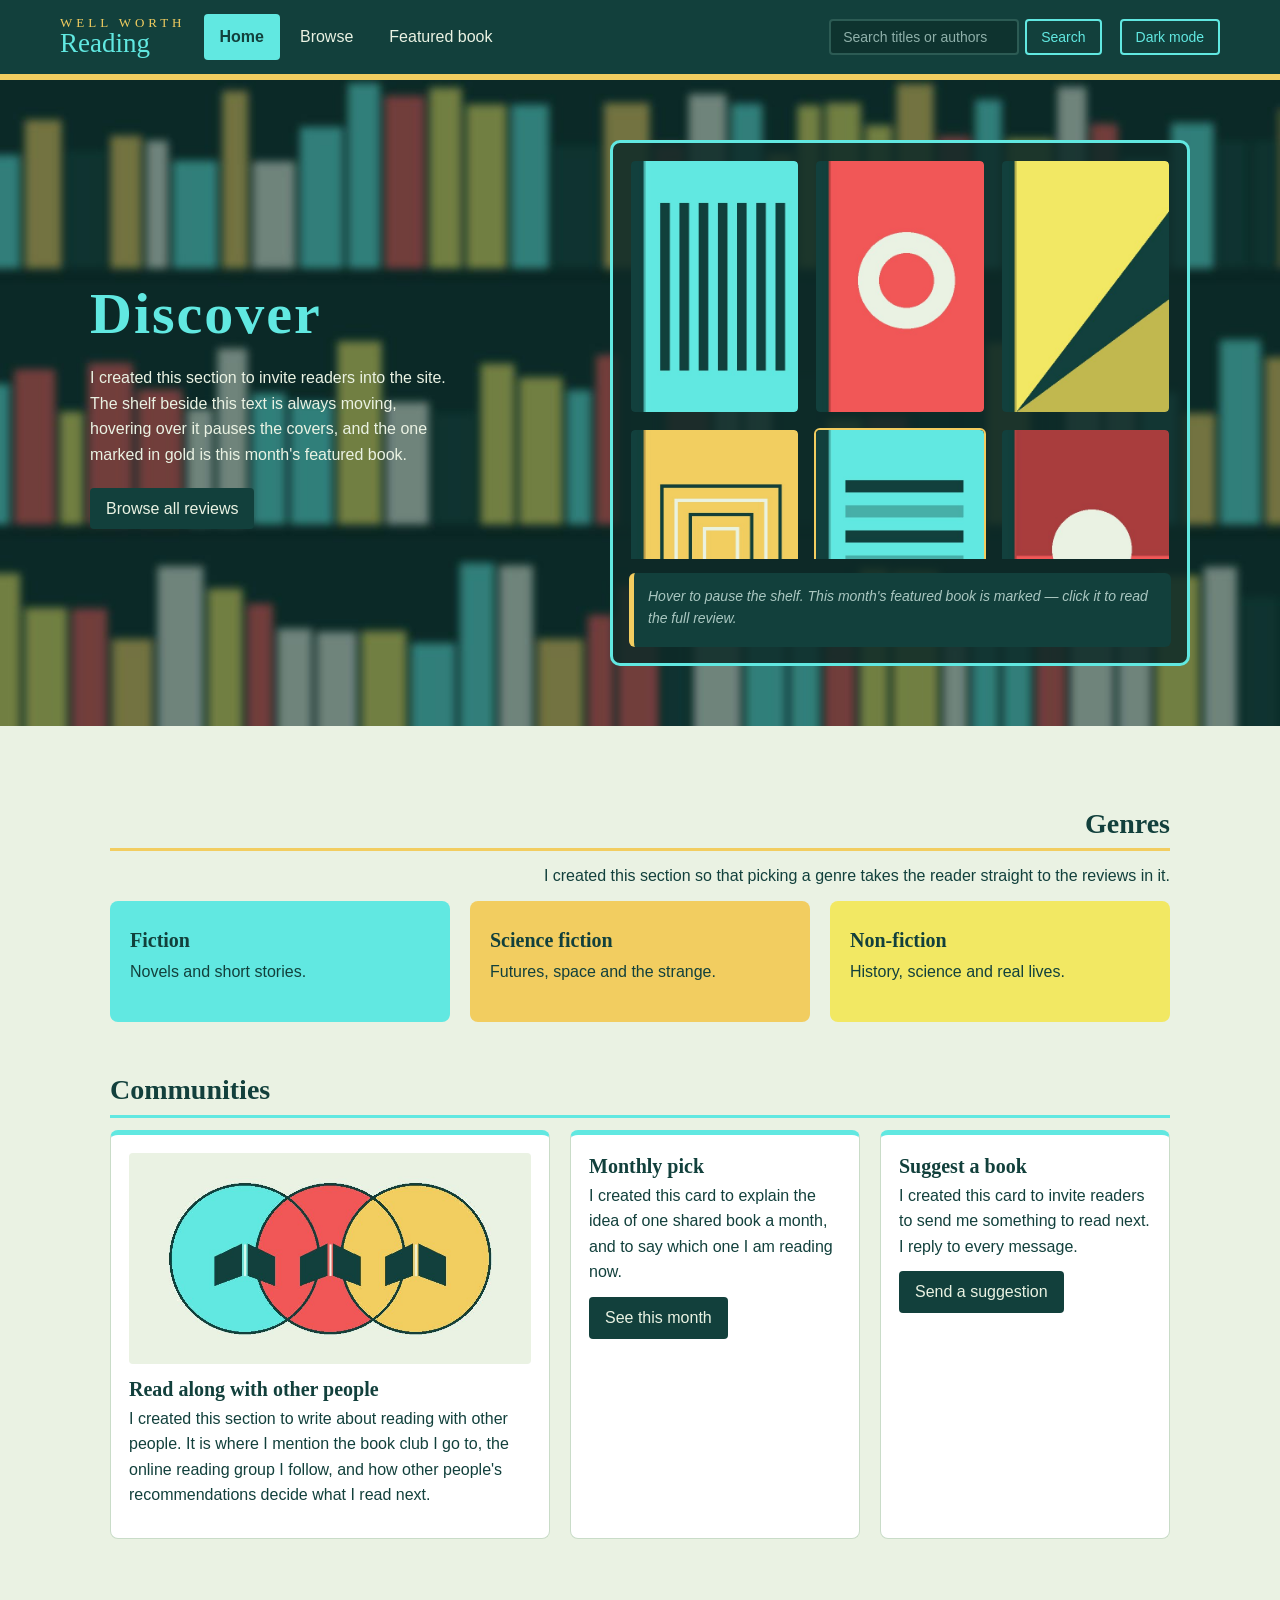
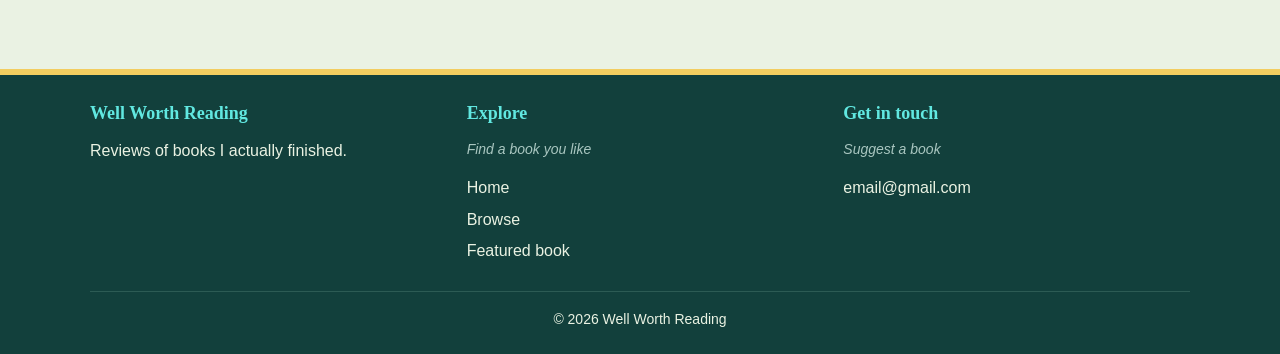
<file: index.html>
<!--  HOME PAGE FILE: index.html -->  


<!DOCTYPE html>
<html lang="en">
<head>
  <meta charset="UTF-8">
  <meta name="viewport" content="width=device-width, initial-scale=1.0">
  <title>Home | Well Worth Reading</title>
  <link rel="stylesheet" href="css/style.css">
</head>
<body>

  <!-- TOP BAR -->
  <header>
    <div class="heading-bar">

      <a class="brand" href="index.html">
        <span class="brand-top">Well Worth</span>
        <span class="brand-bottom">Reading</span>
      </a>

      <nav>
        <a class="active" href="index.html">Home</a>
        <a href="reviews.html">Browse</a>
        <a href="book.html">Featured book</a>
      </nav>

      <div class="search">
        <input type="search" placeholder="Search titles or authors" aria-label="Search books">
        <button type="button">Search</button>
      </div>
      <button type="button" id="darkmode" class="darkmode">Dark mode</button>

    </div>
  </header>

  <main>

    <!-- DISCOVER -->
    <section class="discover">
      <div class="discover-content">

        <div class="discover-heading">
          <h1>Discover</h1>
          <p>
            I created this section to invite readers into the site. The shelf
            beside this text is always moving, hovering over it pauses the
            covers, and the one marked in gold is this month's featured book.
          </p>
          <a class="button-link" href="reviews.html">Browse all reviews</a>
        </div>

        <div class="discover-box">
          <div class="discover-columns" id="discoverColumns">

            <div class="discover-column first-column">
              <div class="shelf-cover">
                <img src="images/book-5.jpg" alt="Cover of Book Title Five">
              </div>
              <div class="shelf-cover">
                <img src="images/book-4.jpg" alt="Cover of Book Title Four">
              </div>
              <div class="shelf-cover">
                <img src="images/book-7.jpg" alt="Cover of Book Title Seven">
              </div>
              <div class="shelf-cover">
                <img src="images/book-5.jpg" alt="">
              </div>
              <div class="shelf-cover">
                <img src="images/book-4.jpg" alt="">
              </div>
              <div class="shelf-cover">
                <img src="images/book-7.jpg" alt="">
              </div>
            </div>

            <div class="discover-column second-column">
              <div class="shelf-cover">
                <img src="images/book-2.jpg" alt="Cover of Book Title Two">
              </div>
              <a class="shelf-cover book-link" href="book.html">
                <img src="images/book-1.jpg" alt="Cover of Book Title One">
                <span class="book-label">Read review</span>
              </a>
              <div class="shelf-cover">
                <img src="images/book-8.jpg" alt="Cover of Book Title Eight">
              </div>
              <div class="shelf-cover">
                <img src="images/book-2.jpg" alt="">
              </div>
              <a class="shelf-cover book-link" href="book.html">
                <img src="images/book-1.jpg" alt="">
                <span class="book-label">Read review</span>
              </a>
              <div class="shelf-cover">
                <img src="images/book-8.jpg" alt="">
              </div>
            </div>

            <div class="discover-column third-column">
              <div class="shelf-cover">
                <img src="images/book-3.jpg" alt="Cover of Book Title Three">
              </div>
              <div class="shelf-cover">
                <img src="images/book-6.jpg" alt="Cover of Book Title Six">
              </div>
              <div class="shelf-cover">
                <img src="images/book-9.jpg" alt="Cover of Book Title Nine">
              </div>
              <div class="shelf-cover">
                <img src="images/book-3.jpg" alt="">
              </div>
              <div class="shelf-cover">
                <img src="images/book-6.jpg" alt="">
              </div>
              <div class="shelf-cover">
                <img src="images/book-9.jpg" alt="">
              </div>
            </div>

          </div>

          <div class="discover-detail">
            <p class="discover-hint">
              Hover to pause the shelf. This month's featured book is marked
              &mdash; click it to read the full review.
            </p>
          </div>
        </div>

      </div>
    </section>

    <div class="page">

      <!-- GENRES -->
      <section class="genres">
        <h2 class="genre-right">Genres</h2>
        <p class="genreintro-right">
          I created this section so that picking a genre takes the reader
          straight to the reviews in it.
        </p>

        <div class="boxcards">
          <a class="genre fiction" href="reviews.html">
            <h3>Fiction</h3>
            <p>Novels and short stories.</p>
          </a>
          <a class="genre scifi" href="reviews.html">
            <h3>Science fiction</h3>
            <p>Futures, space and the strange.</p>
          </a>
          <a class="genre nonfiction" href="reviews.html">
            <h3>Non-fiction</h3>
            <p>History, science and real lives.</p>
          </a>
        </div>
      </section>

      <!-- COMMUNITIES -->
      <section class="communities">
        <h2>Communities</h2>

        <div class="boxcards">
          <div class="communities-cards communities-widecard">
            <img src="images/communities.jpg" alt="Three reading groups meeting">
            <h3>Read along with other people</h3>
            <p>
              I created this section to write about reading with other people.
              It is where I mention the book club I go to, the online reading
              group I follow, and how other people's recommendations decide
              what I read next.
            </p>
          </div>

          <div class="communities-cards">
            <h3>Monthly pick</h3>
            <p>
              I created this card to explain the idea of one shared book a
              month, and to say which one I am reading now.
            </p>
            <a class="button-link" href="reviews.html">See this month</a>
          </div>

          <div class="communities-cards">
            <h3>Suggest a book</h3>
            <p>
              I created this card to invite readers to send me something to
              read next. I reply to every message.
            </p>
            <a class="button-link" href="mailto:email@gmail.com">Send a suggestion</a>
          </div>
        </div>
      </section>

    </div>
  </main>

  <!-- FOOTER -->
  <footer>
    <div class="footer-content">

      <div class="footer-column">
        <h4>Well Worth Reading</h4>
        <p>Reviews of books I actually finished.</p>
      </div>

      <div class="footer-column">
        <h4>Explore</h4>
        <p class="footer-subheadings">Find a book you like</p>
        <a href="index.html">Home</a>
        <a href="reviews.html">Browse</a>
        <a href="book.html">Featured book</a>
      </div>

      <div class="footer-column">
        <h4>Get in touch</h4>
        <p class="footer-subheadings">Suggest a book</p>
        <a href="mailto:email@gmail.com">email@gmail.com</a>
      </div>

    </div>

    <p class="footer-copyright">&copy; 2026 Well Worth Reading</p>
  </footer>

  <script src="js/script.js"></script>
</body>
</html>
</file>
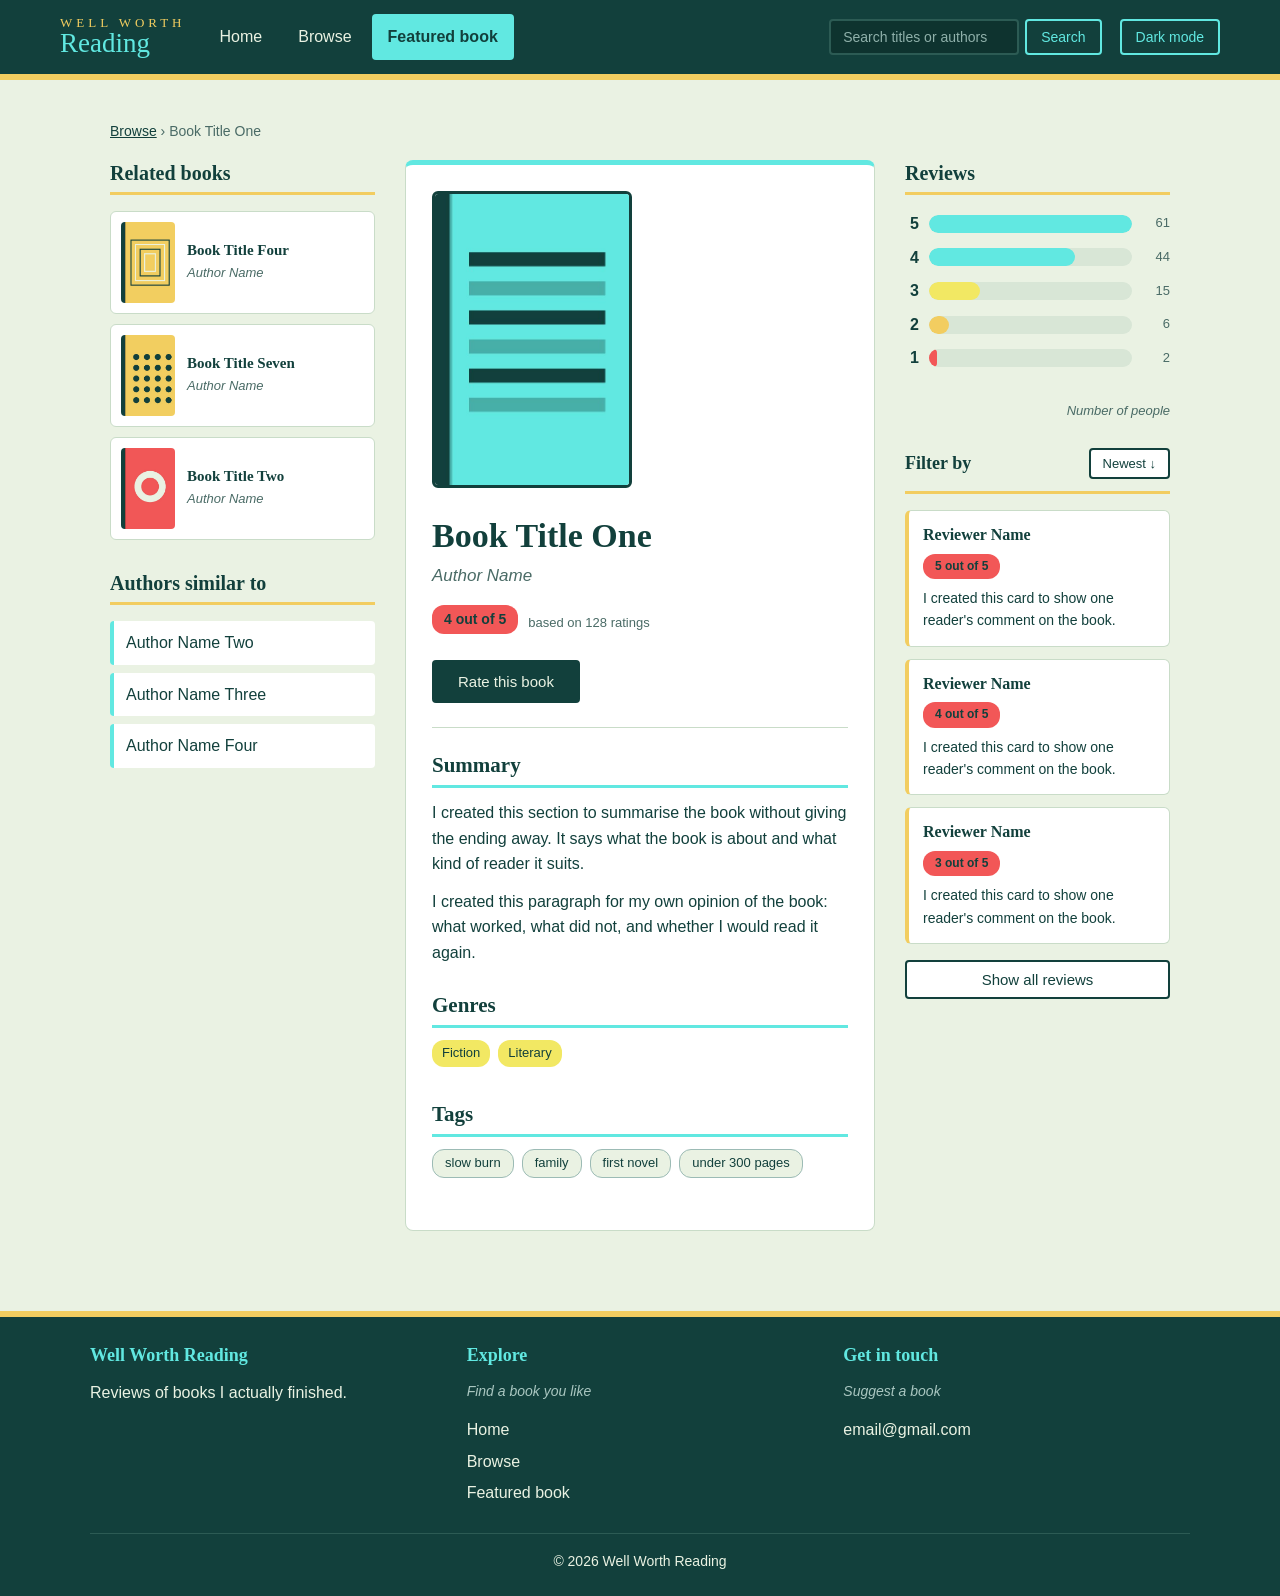
<file: book.html>
<!--  FEATURED BOOK PAGE FILE: book.html  -->  
<!DOCTYPE html>
<html lang="en">
<head>
  <meta charset="UTF-8">
  <meta name="viewport" content="width=device-width, initial-scale=1.0">
  <title>Book Title One | Well Worth Reading</title>
  <link rel="stylesheet" href="css/style.css">
</head>
<body>

  <!-- TOP BAR -->
  <header>
    <div class="heading-bar">

      <a class="brand" href="index.html">
        <span class="brand-top">Well Worth</span>
        <span class="brand-bottom">Reading</span>
      </a>

      <nav>
        <a href="index.html">Home</a>
        <a href="reviews.html">Browse</a>
        <a class="active" href="book.html">Featured book</a>
      </nav>

      <div class="search">
        <input type="search" placeholder="Search titles or authors" aria-label="Search books">
        <button type="button">Search</button>
      </div>
      <button type="button" id="darkmode" class="darkmode">Dark mode</button>

    </div>
  </header>

  <main>
    <div class="page">

      <p class="browse-book">
        <a href="reviews.html">Browse</a> &rsaquo; <span>Book Title One</span>
      </p>

      <div class="book-layout">

        <!-- LEFT COLUMN - RELATED BOOKS -->
        <aside class="book-side">

          <h2 class="book-sideheading">Related books</h2>
          <ul class="related-list">
            <li>
              <img src="images/book-4.jpg" alt="Cover of Book Title Four">
              <div>
                <h3>Book Title Four</h3>
                <p class="author">Author Name</p>
              </div>
            </li>
            <li>
              <img src="images/book-7.jpg" alt="Cover of Book Title Seven">
              <div>
                <h3>Book Title Seven</h3>
                <p class="author">Author Name</p>
              </div>
            </li>
            <li>
              <img src="images/book-2.jpg" alt="Cover of Book Title Two">
              <div>
                <h3>Book Title Two</h3>
                <p class="author">Author Name</p>
              </div>
            </li>
          </ul>

          <h2 class="book-sideheading">Authors similar to</h2>
          <ul class="author-list">
            <li>Author Name Two</li>
            <li>Author Name Three</li>
            <li>Author Name Four</li>
          </ul>

        </aside>

        <!-- CENTRE COLUMN - THE BOOK -->
        <article class="book-main">

          <div class="book-details">
            <img class="book-cover" src="images/book-1.jpg" alt="Cover of Book Title One">

            <div class="book-facts">
              <h1>Book Title One</h1>
              <p class="book-author">Author Name</p>

              <p class="book-rating">
                <span class="rating">4 out of 5</span>
                <span class="rating-note">based on 128 ratings</span>
              </p>

              <button type="button" class="rate-button">Rate this book</button>
            </div>
          </div>

          <section class="book-block">
            <h2>Summary</h2>
            <p>
              I created this section to summarise the book without giving the
              ending away. It says what the book is about and what kind of
              reader it suits.
            </p>
            <p>
              I created this paragraph for my own opinion of the book: what
              worked, what did not, and whether I would read it again.
            </p>
          </section>

          <section class="book-block">
            <h2>Genres</h2>
            <p class="tag-row">
              <span class="genre-tag">Fiction</span>
              <span class="genre-tag">Literary</span>
            </p>
          </section>

          <section class="book-block">
            <h2>Tags</h2>
            <p class="tag-row">
              <span class="tag">slow burn</span>
              <span class="tag">family</span>
              <span class="tag">first novel</span>
              <span class="tag">under 300 pages</span>
            </p>
          </section>

        </article>

        <!-- RIGHT COLUMN - REVIEWS -->
        <aside class="book-side">

          <h2 class="book-sideheading">Reviews</h2>

          <ul class="rating-bars">
            <li class="rating-row rating-5">
              <span class="rating-score">5</span>
              <span class="rating-track"><span class="rating-fill"></span></span>
              <span class="rating-count">61</span>
            </li>
            <li class="rating-row rating-4">
              <span class="rating-score">4</span>
              <span class="rating-track"><span class="rating-fill"></span></span>
              <span class="rating-count">44</span>
            </li>
            <li class="rating-row rating-3">
              <span class="rating-score">3</span>
              <span class="rating-track"><span class="rating-fill"></span></span>
              <span class="rating-count">15</span>
            </li>
            <li class="rating-row rating-2">
              <span class="rating-score">2</span>
              <span class="rating-track"><span class="rating-fill"></span></span>
              <span class="rating-count">6</span>
            </li>
            <li class="rating-row rating-1">
              <span class="rating-score">1</span>
              <span class="rating-track"><span class="rating-fill"></span></span>
              <span class="rating-count">2</span>
            </li>
          </ul>
          <p class="rating-caption">Number of people</p>

          <div class="filter-bar">
            <span class="filter-label">Filter by</span>
            <button type="button" class="sort-button">Newest &darr;</button>
          </div>

          <ul class="reviewer-list">

            <li class="reviewer">
              <h3>Reviewer Name</h3>
              <p class="rating">5 out of 5</p>
              <p>I created this card to show one reader's comment on the book.</p>
            </li>

            <li class="reviewer">
              <h3>Reviewer Name</h3>
              <p class="rating">4 out of 5</p>
              <p>I created this card to show one reader's comment on the book.</p>
            </li>

            <li class="reviewer">
              <h3>Reviewer Name</h3>
              <p class="rating">3 out of 5</p>
              <p>I created this card to show one reader's comment on the book.</p>
            </li>

            <li class="reviewer extra">
              <h3>Reviewer Name</h3>
              <p class="rating">5 out of 5</p>
              <p>I created this card to show one reader's comment on the book.</p>
            </li>

            <li class="reviewer extra">
              <h3>Reviewer Name</h3>
              <p class="rating">4 out of 5</p>
              <p>I created this card to show one reader's comment on the book.</p>
            </li>

            <li class="reviewer extra">
              <h3>Reviewer Name</h3>
              <p class="rating">2 out of 5</p>
              <p>I created this card to show one reader's comment on the book.</p>
            </li>

          </ul>

          <button type="button" id="showReviews" class="show-reviews">Show all reviews</button>

        </aside>

      </div>
    </div>
  </main>

  <!-- FOOTER -->
  <footer>
    <div class="footer-content">

      <div class="footer-column">
        <h4>Well Worth Reading</h4>
        <p>Reviews of books I actually finished.</p>
      </div>

      <div class="footer-column">
        <h4>Explore</h4>
        <p class="footer-subheadings">Find a book you like</p>
        <a href="index.html">Home</a>
        <a href="reviews.html">Browse</a>
        <a href="book.html">Featured book</a>
      </div>

      <div class="footer-column">
        <h4>Get in touch</h4>
        <p class="footer-subheadings">Suggest a book</p>
        <a href="mailto:email@gmail.com">email@gmail.com</a>
      </div>

    </div>

    <p class="footer-copyright">&copy; 2026 Well Worth Reading</p>
  </footer>

  <script src="js/script.js"></script>
</body>
</html>
</file>
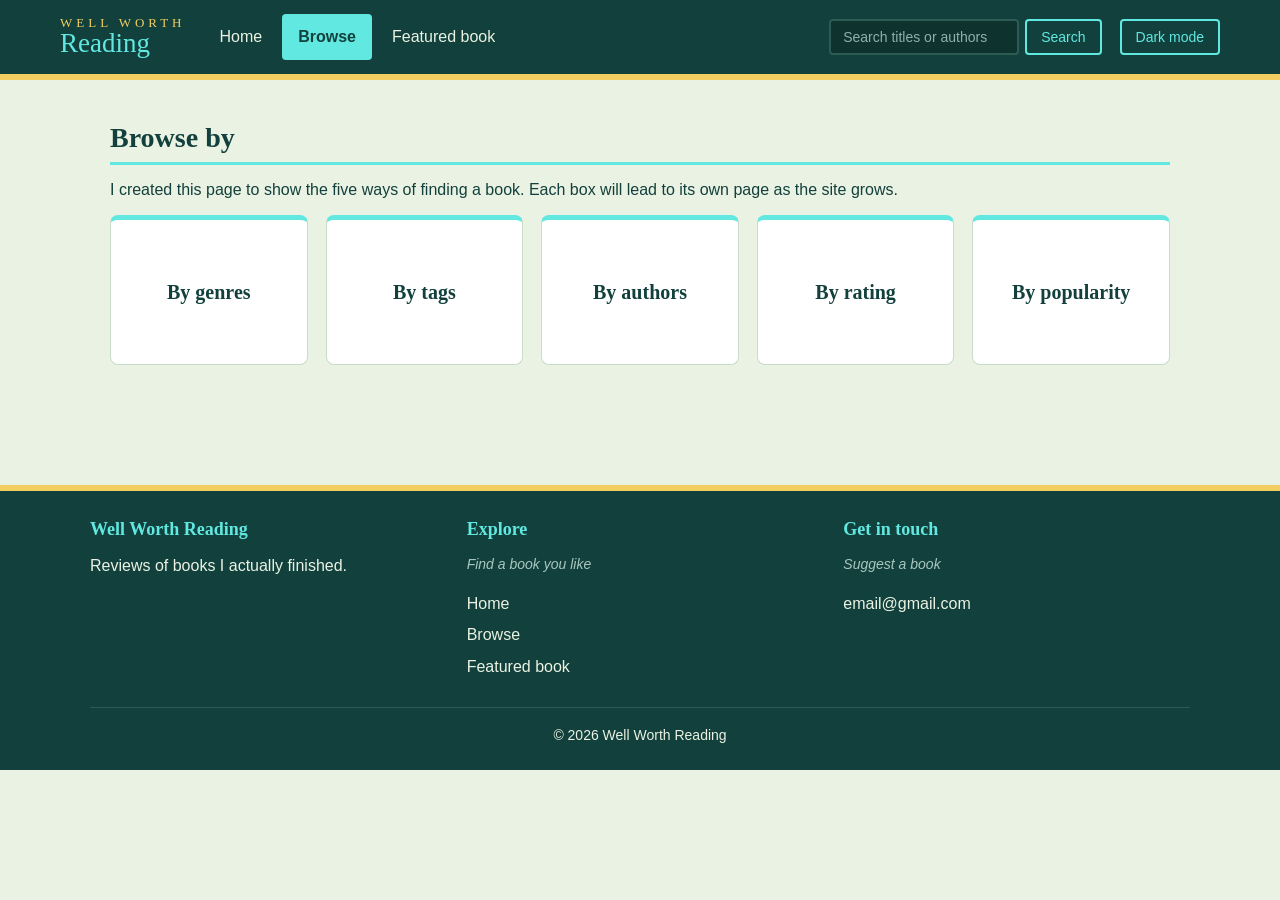
<file: reviews.html>
<!--  BROWSE PAGE  FILE: reviews.html   -->  


<!DOCTYPE html>
<html lang="en">
<head>
  <meta charset="UTF-8">
  <meta name="viewport" content="width=device-width, initial-scale=1.0">
  <title>Browse | Well Worth Reading</title>
  <link rel="stylesheet" href="css/style.css">
</head>
<body>

  <!-- TOP BAR -->
  <header>
    <div class="heading-bar">
      <a class="brand" href="index.html">
        <span class="brand-top">Well Worth</span>
        <span class="brand-bottom">Reading</span>
      </a>
      <nav>
        <a href="index.html">Home</a>
        <a class="active" href="reviews.html">Browse</a>
        <a href="book.html">Featured book</a>
      </nav>
      <div class="search">
        <input type="search" placeholder="Search titles or authors" aria-label="Search books">
        <button type="button">Search</button>
      </div>
      <button type="button" id="darkmode" class="darkmode">Dark mode</button>
    </div>
  </header>

  <main>
    <div class="page">

      <!-- BROWSE BY -->
      <section>
        <h2>Browse by</h2>
        <p>
          I created this page to show the five ways of finding a book. Each
          box will lead to its own page as the site grows.
        </p>

        <div class="browse-row">
          <div class="browse-box"><h3>By genres</h3></div>
          <div class="browse-box"><h3>By tags</h3></div>
          <div class="browse-box"><h3>By authors</h3></div>
          <div class="browse-box"><h3>By rating</h3></div>
          <div class="browse-box"><h3>By popularity</h3></div>
        </div>
      </section>

    </div>
  </main>

  <!-- FOOTER -->
  <footer>
    <div class="footer-content">

      <div class="footer-column">
        <h4>Well Worth Reading</h4>
        <p>Reviews of books I actually finished.</p>
      </div>

      <div class="footer-column">
        <h4>Explore</h4>
        <p class="footer-subheadings">Find a book you like</p>
        <a href="index.html">Home</a>
        <a href="reviews.html">Browse</a>
        <a href="book.html">Featured book</a>
      </div>

      <div class="footer-column">
        <h4>Get in touch</h4>
        <p class="footer-subheadings">Suggest a book</p>
        <a href="mailto:email@gmail.com">email@gmail.com</a>
      </div>

    </div>

    <p class="footer-copyright">&copy; 2026 Well Worth Reading</p>
  </footer>

  <script src="js/script.js"></script>
</body>
</html>
</file>
<file: css/style.css>
/* WELL WORTH READING - style.css

   COLOUR PALETTE
   #EAF2E3   Honeydew         
   #61E8E1   Neon Ice         
   #F25757   Vibrant Coral    
   #F2E863   Banana Cream     
   #F2CD60   Royal Gold       
   #12403C   Deep Teal Ink    

  

   SUPPORTING SHADES BASED ON COLOUR PALETTE
   #FFFFFF   
   #4A6B66   
   #9CBBB5  
   #C9DCC8   
   #D8E6D6 
   #0E332F  
   #0E2A27   
   #16352F  
   #2C5B54   
   #A9C6C0   
   */

/*Global*/

* {
  box-sizing: border-box;
  margin: 0;
  padding: 0;
}

body {
  font-family: Verdana, Geneva, sans-serif;
  font-size: 16px;
  line-height: 1.6;
  color: #12403C;
  background-color: #EAF2E3;
}

h1, h2, h3 {
  font-family: Georgia, "Times New Roman", serif;
  line-height: 1.3;
  color: #12403C;
}

h2 {
  font-size: 28px;
  margin-bottom: 12px;
  border-bottom: 3px solid #61E8E1;
  padding-bottom: 6px;
}

h3 {
  font-size: 20px;
  margin-bottom: 4px;
}

p {
  margin-bottom: 12px;
}

/* Top bar */

header {
  background-color: #12403C;
  border-bottom: 6px solid #F2CD60;
}

.heading-bar {
  max-width: 1200px;
  margin: 0 auto;
  padding: 14px 20px;
  display: flex;
  flex-wrap: wrap;
  align-items: center;
  gap: 18px;
}

.brand {
  font-family: Georgia, "Times New Roman", serif;
  text-decoration: none;
  line-height: 1.05;
}

.brand-top,
.brand-bottom {
  display: block;
}

.brand-top {
  font-size: 13px;
  letter-spacing: 4px;
  text-transform: uppercase;
  color: #F2CD60;
}

.brand-bottom {
  font-size: 27px;
  color: #61E8E1;
}

nav {
  display: flex;
  flex-wrap: wrap;
  gap: 4px;
}

nav a {
  display: block;
  color: #EAF2E3;
  padding: 10px 16px;
  border-radius: 4px;
  text-decoration: none;
  transition: background-color 0.3s ease, color 0.3s ease;
}

nav a:hover {
  background-color: #61E8E1;
  color: #12403C;
}

nav a.active {
  background-color: #61E8E1;
  color: #12403C;
  font-weight: bold;
}

.search {
  display: flex;
  gap: 6px;
  margin-left: auto;
}

.search input {
  padding: 8px 12px;
  border: 2px solid #2C5B54;
  border-radius: 4px;
  background-color: #0E332F;
  color: #EAF2E3;
  font-family: Verdana, Geneva, sans-serif;
  font-size: 14px;
  width: 190px;
}

.search input::placeholder {
  color: #8FB0AA;
}

.search button {
  background-color: transparent;
  border-color: #61E8E1;
  color: #61E8E1;
  padding: 8px 14px;
  font-size: 14px;
}

.search button:hover {
  background-color: #61E8E1;
  color: #12403C;
}

.darkmode {
  background-color: transparent;
  border-color: #61E8E1;
  color: #61E8E1;
  padding: 8px 14px;
  font-size: 14px;
}

.darkmode:hover {
  background-color: #61E8E1;
  color: #12403C;
}

/* Main layout */

main {
  display: block;
}

.page {
  max-width: 1100px;
  margin: 0 auto;
  padding: 40px 20px;
}

section {
  margin-bottom: 40px;
}

/* Images */

img {
  max-width: 100%;
  height: auto;
  display: block;
}

figure {
  margin-bottom: 12px;
}

figcaption {
  font-size: 14px;
  color: #4A6B66;
  padding-top: 6px;
}

/* Content cards (flexbox grid) */

.boxcards {
  display: flex;
  flex-wrap: wrap;
  gap: 20px;
}

.communities-cards {
  flex: 1 1 280px;
  background-color: #FFFFFF;
  border: 1px solid #C9DCC8;
  border-top: 5px solid #61E8E1;
  border-radius: 8px;
  padding: 18px;
  transition: transform 0.3s ease, box-shadow 0.3s ease;
}

.communities-cards:hover {
  transform: translateY(-4px);
  box-shadow: 0 6px 14px rgba(18, 64, 60, 0.18);
}

.communities-cards img {
  border-radius: 4px;
  margin-bottom: 12px;
}

.author {
  font-style: italic;
  color: #4A6B66;
  margin-bottom: 6px;
}

.rating {
  display: inline-block;
  background-color: #F25757;
  color: #12403C;
  font-weight: bold;
  font-size: 14px;
  padding: 3px 12px;
  border-radius: 12px;
  margin-bottom: 8px;
}

.genre-tag {
  display: inline-block;
  background-color: #F2E863;
  color: #12403C;
  font-size: 13px;
  padding: 3px 10px;
  border-radius: 12px;
  margin-bottom: 8px;
}

.button-link {
  display: inline-block;
  background-color: #12403C;
  color: #EAF2E3;
  padding: 8px 16px;
  border-radius: 4px;
  text-decoration: none;
  transition: background-color 0.3s ease, color 0.3s ease;
}

.button-link:hover {
  background-color: #61E8E1;
  color: #12403C;
}

/* Buttons */

button {
  font-family: Verdana, Geneva, sans-serif;
  font-size: 15px;
  padding: 9px 18px;
  border: 2px solid #12403C;
  border-radius: 4px;
  background-color: #FFFFFF;
  color: #12403C;
  cursor: pointer;
  transition: background-color 0.3s ease, color 0.3s ease;
}

button:hover {
  background-color: #61E8E1;
  color: #12403C;
}

button:focus,
a:focus,
input:focus {
  outline: 3px solid #F2CD60;
  outline-offset: 2px;
}

#darkmode {
  background-color: transparent;
  border-color: #61E8E1;
  color: #61E8E1;
}

#darkmode:hover {
  background-color: #61E8E1;
  color: #12403C;
}

/* Footer */

footer {
  padding: 24px 20px;
  text-align: center;
  background-color: #12403C;
  color: #EAF2E3;
  border-top: 6px solid #F2CD60;
  margin-top: 40px;
}

/* DISCOVER - background picture, centre box, moving shelves */

.discover {
  background-image: url("../images/discover-bg.jpg");
  background-size: cover;
  background-position: center;
  color: #EAF2E3;
  padding: 60px 20px;
}

.discover-content {
  max-width: 1100px;
  margin: 0 auto;
  display: flex;
  flex-wrap: wrap;
  align-items: center;
  gap: 40px;
}

.discover-heading {
  flex: 1 1 320px;
}

.discover-heading h1 {
  font-size: 58px;
  color: #61E8E1;
  letter-spacing: 2px;
  margin-bottom: 14px;
}

.discover-heading p {
  color: #EAF2E3;
  max-width: 40ch;
  margin-bottom: 20px;
}

.discover-box {
  flex: 1 1 420px;
  background-color: rgba(14, 42, 39, 0.85);
  border: 3px solid #61E8E1;
  border-radius: 10px;
  padding: 16px;
}

.discover-columns {
  display: flex;
  gap: 14px;
  height: 400px;
  overflow: hidden;
}

.discover-column {
  flex: 1;
  display: flex;
  flex-direction: column;
  gap: 14px;
}

.first-column {
  animation: scrollUp 26s linear infinite;
}

.second-column {
  animation: scrollDown 26s linear infinite;
}

.third-column {
  animation: scrollUp 34s linear infinite;
}

@keyframes scrollUp {
  from { transform: translateY(0); }
  to   { transform: translateY(-50%); }
}

@keyframes scrollDown {
  from { transform: translateY(-50%); }
  to   { transform: translateY(0); }
}

.discover-columns:hover .discover-column {
  animation-play-state: paused;
}

.shelf-cover {
  flex-shrink: 0;
  padding: 0;
  border: 2px solid transparent;
  border-radius: 6px;
  overflow: hidden;
}

.book-link {
  position: relative;
  display: block;
  border-color: #F2CD60;
  cursor: pointer;
  transition: transform 0.3s ease, box-shadow 0.3s ease;
}

.book-link:hover {
  transform: scale(1.05);
  box-shadow: 0 0 0 3px rgba(242, 205, 96, 0.55);
}

.book-label {
  position: absolute;
  left: 0;
  right: 0;
  bottom: 0;
  padding: 5px 4px;
  background-color: #F2CD60;
  color: #12403C;
  font-family: Verdana, Geneva, sans-serif;
  font-size: 11px;
  font-weight: bold;
  letter-spacing: 0.5px;
  text-align: center;
}

.shelf-cover img {
  border-radius: 4px;
}

.discover-detail {
  margin-top: 14px;
  padding: 12px 14px;
  min-height: 74px;
  background-color: #12403C;
  border-left: 5px solid #F2CD60;
  border-radius: 6px;
}

.discover-detail h3 {
  color: #61E8E1;
  font-size: 18px;
}

.discover-detail p {
  margin-bottom: 4px;
  font-size: 14px;
}

.discover-hint {
  color: #A9C6C0;
  font-style: italic;
}

.discover-detail .rating {
  margin-top: 4px;
}

/* GENRES */

.genres,
.communities {
  margin-bottom: 50px;
}

.genre-right,
.genreintro-right {
  text-align: right;
}

.genre-right {
  border-bottom-color: #F2CD60;
}

.genre {
  flex: 1 1 260px;
  display: block;
  padding: 26px 20px;
  border-radius: 8px;
  text-decoration: none;
  color: #12403C;
  transition: transform 0.3s ease, box-shadow 0.3s ease;
}

.genre:hover {
  transform: translateY(-4px);
  box-shadow: 0 6px 14px rgba(18, 64, 60, 0.22);
}

.genre h3 {
  margin-bottom: 6px;
}

.genre.fiction    { background-color: #61E8E1; }
.genre.scifi      { background-color: #F2CD60; }
.genre.nonfiction { background-color: #F2E863; }

/* COMMUNITIES */

.communities-widecard {
  flex: 2 1 420px;
}

/* BROWSE PAGE - the five "browse by" boxes
   Each one will become its own page later on in the future as I develop my knowledge on web designing and development. */

.browse-row {
  display: flex;
  flex-wrap: wrap;
  gap: 18px;
}

.browse-box {
  flex: 1 1 180px;
  min-height: 150px;
  display: flex;
  align-items: center;
  justify-content: center;
  text-align: center;
  padding: 24px 16px;
  background-color: #FFFFFF;
  border: 1px solid #C9DCC8;
  border-top: 5px solid #61E8E1;
  border-radius: 8px;
  transition: transform 0.3s ease, box-shadow 0.3s ease;
}

.browse-box:hover {
  transform: translateY(-4px);
  box-shadow: 0 6px 14px rgba(18, 64, 60, 0.18);
}

.browse-box h3 {
  font-size: 20px;
  margin-bottom: 0;
}

/* INDIVIDUAL BOOK PAGE
  Three columns: related books, the selected book, the reviews */

.browse-book {
  font-size: 14px;
  color: #4A6B66;
  margin-bottom: 18px;
}

.browse-book a {
  color: #12403C;
}

.book-layout {
  display: flex;
  flex-wrap: wrap;
  gap: 30px;
  align-items: flex-start;
}

.book-side {
  flex: 1 1 240px;
}

.book-main {
  flex: 2 1 420px;
  background-color: #FFFFFF;
  border: 1px solid #C9DCC8;
  border-top: 5px solid #61E8E1;
  border-radius: 8px;
  padding: 26px;
}

.book-sideheading {
  font-size: 20px;
  border-bottom: 3px solid #F2CD60;
  padding-bottom: 6px;
  margin-bottom: 16px;
}

.book-side .book-sideheading + * {
  margin-bottom: 30px;
}

/* ---------- Left column ---------- */

.related-list,
.author-list,
.rating-bars,
.reviewer-list {
  list-style: none;
}

.related-list li {
  display: flex;
  gap: 12px;
  align-items: center;
  padding: 10px;
  margin-bottom: 10px;
  background-color: #FFFFFF;
  border: 1px solid #C9DCC8;
  border-radius: 6px;
  transition: border-color 0.3s ease;
}

.related-list li:hover {
  border-color: #61E8E1;
}

.related-list img {
  width: 54px;
  border-radius: 4px;
}

.related-list h3 {
  font-size: 15px;
  margin-bottom: 2px;
}

.related-list .author {
  font-size: 13px;
  margin-bottom: 0;
}

.author-list li {
  padding: 9px 12px;
  margin-bottom: 8px;
  background-color: #FFFFFF;
  border-left: 4px solid #61E8E1;
  border-radius: 4px;
}

/* Centre column */

.book-details {
  display: flex;
  flex-wrap: wrap;
  gap: 26px;
  padding-bottom: 24px;
  margin-bottom: 24px;
  border-bottom: 1px solid #C9DCC8;
}

.book-cover {
  width: 200px;
  border-radius: 6px;
  border: 3px solid #12403C;
}

.book-facts {
  flex: 1 1 240px;
}

.book-facts h1 {
  font-family: Georgia, "Times New Roman", serif;
  font-size: 34px;
  color: #12403C;
  margin-bottom: 4px;
}

.book-author {
  font-style: italic;
  font-size: 17px;
  color: #4A6B66;
  margin-bottom: 16px;
}

.book-rating {
  display: flex;
  flex-wrap: wrap;
  align-items: center;
  gap: 10px;
  margin-bottom: 18px;
}

.rating-note {
  font-size: 13px;
  color: #4A6B66;
}

.rate-button {
  background-color: #12403C;
  color: #EAF2E3;
  border-color: #12403C;
  padding: 11px 24px;
}

.rate-button:hover {
  background-color: #61E8E1;
  color: #12403C;
}

.book-block {
  margin-bottom: 26px;
}

.book-block h2 {
  font-size: 21px;
}

.tag-row {
  display: flex;
  flex-wrap: wrap;
  gap: 8px;
}

.tag {
  display: inline-block;
  background-color: #EAF2E3;
  border: 1px solid #9CBBB5;
  color: #12403C;
  font-size: 13px;
  padding: 3px 12px;
  border-radius: 12px;
}

/* Right column: rating distribution */

.rating-row {
  display: flex;
  align-items: center;
  gap: 10px;
  margin-bottom: 8px;
}

.rating-score {
  width: 14px;
  font-weight: bold;
  text-align: right;
}

.rating-track {
  flex: 1;
  height: 18px;
  background-color: #D8E6D6;
  border-radius: 9px;
  overflow: hidden;
}

.rating-fill {
  display: block;
  height: 100%;
  background-color: #61E8E1;
  border-radius: 9px;
}

.rating-5 .rating-fill { width: 100%; background-color: #61E8E1; }
.rating-4 .rating-fill { width: 72%;  background-color: #61E8E1; }
.rating-3 .rating-fill { width: 25%;  background-color: #F2E863; }
.rating-2 .rating-fill { width: 10%;  background-color: #F2CD60; }
.rating-1 .rating-fill { width: 4%;   background-color: #F25757; }

.rating-count {
  width: 28px;
  font-size: 13px;
  color: #4A6B66;
  text-align: right;
}

.rating-caption {
  font-size: 13px;
  font-style: italic;
  color: #4A6B66;
  text-align: right;
  margin-bottom: 26px;
}

/* Right column: filter and reviewers */

.filter-bar {
  display: flex;
  align-items: center;
  justify-content: space-between;
  gap: 10px;
  padding-bottom: 12px;
  margin-bottom: 16px;
  border-bottom: 3px solid #F2CD60;
}

.filter-label {
  font-family: Georgia, "Times New Roman", serif;
  font-size: 18px;
  font-weight: bold;
}

.sort-button {
  font-size: 13px;
  padding: 6px 12px;
}

.reviewer {
  padding: 14px;
  margin-bottom: 12px;
  background-color: #FFFFFF;
  border: 1px solid #C9DCC8;
  border-left: 4px solid #F2CD60;
  border-radius: 6px;
}

.reviewer h3 {
  font-size: 16px;
  margin-bottom: 6px;
}

.reviewer .rating {
  font-size: 12px;
  margin-bottom: 8px;
}

.reviewer p:last-child {
  font-size: 14px;
  margin-bottom: 0;
}

.reviewer.extra {
  display: none;
}

.reviewer.extra.visible {
  display: block;
}

.show-reviews {
  width: 100%;
  margin-top: 4px;
}

/* FOOTER COLUMNS */

.footer-content {
  max-width: 1100px;
  margin: 0 auto;
  display: flex;
  flex-wrap: wrap;
  gap: 30px;
  text-align: left;
}

.footer-column {
  flex: 1 1 200px;
}

.footer-column h4 {
  font-family: Georgia, "Times New Roman", serif;
  font-size: 18px;
  color: #61E8E1;
  margin-bottom: 10px;
}

.footer-column a {
  display: block;
  color: #EAF2E3;
  text-decoration: none;
  padding: 3px 0;
}

.footer-column a:hover {
  color: #F2CD60;
  text-decoration: underline;
}

.footer-subheadings {
  font-style: italic;
  color: #A9C6C0;
  font-size: 14px;
}

.footer-copyright {
  max-width: 1100px;
  margin: 24px auto 0;
  padding-top: 16px;
  border-top: 1px solid #2C5B54;
  font-size: 14px;
}

/* DARK MODE - switched on by JavaScript adding a class to body
   Same palette, used as accents on a deep teal base.
   */

body.dark-mode {
  background-color: #0E2A27;
  color: #EAF2E3;
}

body.dark-mode h1,
body.dark-mode h2,
body.dark-mode h3 {
  color: #61E8E1;
}

body.dark-mode h2 {
  border-bottom-color: #F2CD60;
}

body.dark-mode .communities-cards,
body.dark-mode .browse-box,
body.dark-mode .related-list li,
body.dark-mode .reviewer {
  background-color: #16352F;
  border-color: #2C5B54;
  border-top-color: #61E8E1;
}

body.dark-mode .author,
body.dark-mode figcaption,
body.dark-mode button {
  background-color: #16352F;
  border-color: #61E8E1;
  color: #61E8E1;
}

body.dark-mode button:hover {
  background-color: #61E8E1;
  color: #12403C;
}

body.dark-mode .author-list li,
body.dark-mode .tag {
  background-color: #16352F;
  border-color: #2C5B54;
  color: #EAF2E3;
}

body.dark-mode .rating-track {
  background-color: #2C5B54;
}

/* RESPONSIVE - the layout changes at four screen widths:

     1000px  tablets    
      700px  phones       
      480px  small phones 
      360px  tiny phones  */

/* 1000px: tablets */

@media screen and (max-width: 1000px) {

  .book-layout {
    flex-direction: column;
  }

  .book-main {
    order: -1;
  }

  .discover-content {
    gap: 26px;
  }
}

/* 700px: phones */

@media screen and (max-width: 700px) {

  nav {
    flex-direction: column;
    width: 100%;
    gap: 0;
  }

  nav a {
    text-align: center;
    border-radius: 0;
    border-bottom: 1px solid #2C5B54;
  }

  .search {
    margin-left: 0;
    width: 100%;
  }

  .search input {
    flex: 1;
    width: auto;
  }

  .brand-bottom {
    font-size: 22px;
  }

  .discover {
    padding: 34px 14px;
  }

  .discover-heading h1 {
    font-size: 38px;
  }

  .discover-columns {
    height: 300px;
  }

  .boxcards {
    flex-direction: column;
  }

  .boxcards > .communities-cards,
  .boxcards > .genre {
    flex: 0 1 auto;
  }

  .genre-right,
  .genreintro-right {
    text-align: left;
  }

  nav a {
    padding: 14px 16px;
  }

  .footer-column a {
    padding: 9px 0;
  }

  button,
  .button-link,
  .search button,
  .darkmode {
    padding: 12px 18px;
  }

  .search input {
    padding: 12px;
  }

  figcaption,
  .footer-subheadings,
  .rating-note,
  .rating-count,
  .rating-caption,
  .reviewer p:last-child,
  .tag,
    .book-label {
    font-size: 12px;
    padding: 6px 4px;
  }

  .browse-row {
    flex-direction: column;
  }

  .book-main {
    padding: 18px;
  }

  .book-cover {
    width: 150px;
  }

  .book-facts h1 {
    font-size: 27px;
  }

  .footer-content {
    flex-direction: column;
    gap: 24px;
  }

  .footer-column {
    flex: 0 1 auto;
  }

  h2 {
    font-size: 23px;
  }

  .page {
    padding: 24px 14px;
  }
}

/* 480px: small phones 
The third shelf column is dropped so the covers stay big enough to see */
@media screen and (max-width: 480px) {

  .discover-column:nth-child(3) {
    display: none;
  }

  .discover-columns {
    height: 260px;
  }

  .discover-heading h1 {
    font-size: 32px;
  }

  .brand-bottom {
    font-size: 20px;
  }

  .book-cover {
    width: 130px;
  }

  .page {
    padding: 20px 12px;
  }
}

@media screen and (max-width: 360px) {

  .discover-column:nth-child(1) {
    display: none;
  }

  .discover-columns {
    height: 300px;
  }

  .brand-top {
    letter-spacing: 2px;
  }
}

@media (prefers-reduced-motion: reduce) {

  .discover-column {
    animation: none;
  }

  .communities-cards,
  .genre,
  .shelf-cover {
    transition: none;
  }
}
</file>
